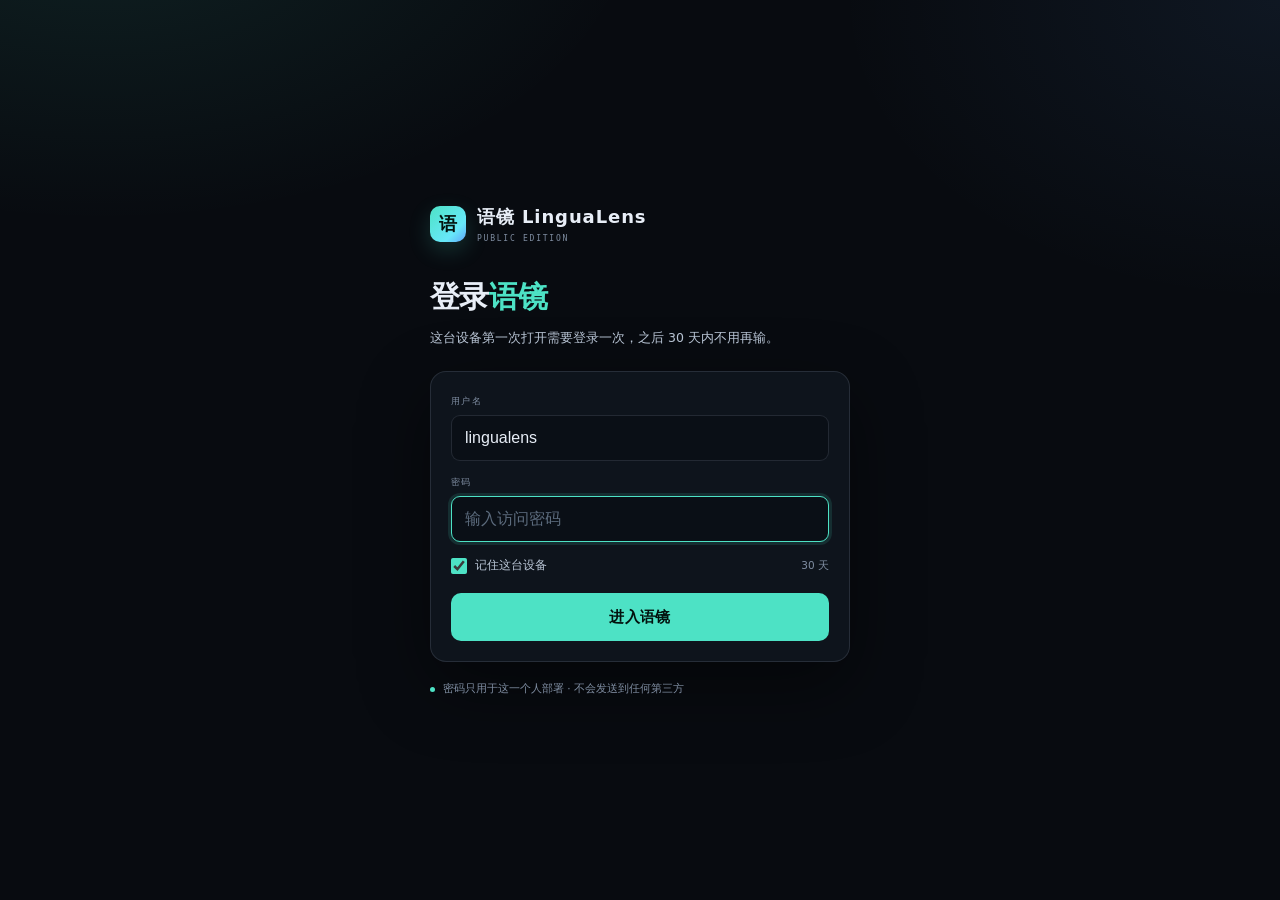
<file: web/login.html>
<!doctype html>
<html lang="zh-CN">
<head>
<meta charset="utf-8" />
<meta name="viewport" content="width=device-width, initial-scale=1, viewport-fit=cover" />
<meta name="theme-color" content="#080b10" />
<meta name="robots" content="noindex" />
<title>登录 · 语镜 LinguaLens</title>
<style>
  :root {
    color-scheme: dark;
    --bg: #080b10;
    --card: #0e141c;
    --line: rgba(148, 163, 184, .18);
    --ink: #e8eef7;
    --soft: #b8c4d4;
    --muted: #7f8da1;
    --jade: #4de2c5;
    --jade-dark: #a7f3e4;
    --jade-wash: rgba(77, 226, 197, .08);
    --danger: #f0a38d;
    --sans: "Segoe UI Variable", "Segoe UI", "PingFang SC", "Microsoft YaHei", system-ui, sans-serif;
    --mono: "Cascadia Code", Consolas, "SFMono-Regular", monospace;
  }
  * { box-sizing: border-box; }
  html, body { min-height: 100%; }
  body {
    margin: 0;
    min-height: 100dvh;
    display: grid;
    place-items: center;
    padding: 28px 18px calc(28px + env(safe-area-inset-bottom));
    background:
      radial-gradient(900px 520px at 8% -10%, rgba(77, 226, 197, .10), transparent 60%),
      radial-gradient(760px 520px at 100% 0%, rgba(96, 165, 250, .08), transparent 58%),
      var(--bg);
    color: var(--ink);
    font-family: var(--sans);
    font-size: 14px;
    line-height: 1.65;
  }
  .wrap { width: 100%; max-width: 420px; }
  .brand { display: flex; align-items: center; gap: 11px; margin: 0 0 26px; }
  .mark {
    width: 36px; height: 36px; border-radius: 10px;
    display: grid; place-items: center;
    background: linear-gradient(135deg, var(--jade), #67e8f9 70%, #60a5fa);
    color: #03120e; font-weight: 900; font-size: 18px;
    box-shadow: 0 8px 22px rgba(77, 226, 197, .18);
  }
  .brand b { font-size: 18px; letter-spacing: .05em; }
  .brand small { display: block; margin-top: 1px; color: var(--muted); font-family: var(--mono); font-size: 8px; letter-spacing: .22em; text-transform: uppercase; }
  h1 { margin: 0 0 6px; font-size: clamp(25px, 7vw, 30px); letter-spacing: -.02em; }
  h1 em { font-style: normal; color: var(--jade); }
  .sub { margin: 0 0 22px; color: var(--soft); font-size: 12.5px; line-height: 1.75; }
  .card {
    padding: 22px 20px 20px;
    border: 1px solid var(--line);
    border-radius: 16px;
    background: var(--card);
    box-shadow: 0 24px 70px rgba(0, 0, 0, .45);
  }
  .field { margin-bottom: 14px; }
  .field label { display: block; margin-bottom: 6px; color: var(--muted); font-family: var(--mono); font-size: 9px; letter-spacing: .16em; text-transform: uppercase; }
  .field input {
    width: 100%;
    height: 46px;
    padding: 0 13px;
    border: 1px solid var(--line);
    border-radius: 9px;
    background: #0a0f16;
    color: var(--ink);
    font-size: 16px;
    outline: none;
    transition: border-color .18s, box-shadow .18s;
  }
  .field input:focus { border-color: var(--jade); box-shadow: 0 0 0 3px rgba(77, 226, 197, .12); }
  .field input::placeholder { color: #5c6b7d; }
  .row { display: flex; align-items: center; justify-content: space-between; gap: 10px; margin: 4px 0 18px; }
  .remember { display: inline-flex; align-items: center; gap: 8px; color: var(--soft); font-size: 12px; cursor: pointer; user-select: none; }
  .remember input { width: 16px; height: 16px; accent-color: var(--jade); margin: 0; }
  .hint { color: var(--muted); font-size: 10.5px; }
  .btn {
    width: 100%;
    height: 48px;
    border: 0;
    border-radius: 10px;
    background: var(--jade);
    color: #03120e;
    font-size: 15px;
    font-weight: 700;
    letter-spacing: .02em;
    cursor: pointer;
    transition: filter .18s, transform .1s;
  }
  .btn:hover { filter: brightness(1.06); }
  .btn:active { transform: translateY(1px); }
  .btn:disabled { opacity: .6; cursor: wait; }
  .error {
    display: none;
    margin: 0 0 14px;
    padding: 10px 12px;
    border: 1px solid rgba(240, 163, 141, .35);
    border-radius: 8px;
    background: rgba(240, 163, 141, .08);
    color: var(--danger);
    font-size: 12px;
    line-height: 1.6;
  }
  .error.on { display: block; }
  .foot { margin-top: 18px; display: flex; align-items: center; gap: 8px; color: var(--muted); font-size: 10.5px; line-height: 1.7; }
  .foot .dot { width: 5px; height: 5px; border-radius: 50%; background: var(--jade); flex: none; }
  @media (max-width: 420px) {
    body { padding: 20px 14px calc(20px + env(safe-area-inset-bottom)); }
    .card { padding: 19px 16px 17px; }
  }
</style>
</head>
<body>
<div class="wrap">
  <div class="brand">
    <span class="mark">语</span>
    <div><b>语镜 LinguaLens</b><small>Public Edition</small></div>
  </div>

  <h1>登录<em>语镜</em></h1>
  <p class="sub">这台设备第一次打开需要登录一次，之后 30 天内不用再输。</p>

  <form class="card" id="login-form" autocomplete="on">
    <div class="error" id="error" role="alert"></div>

    <div class="field">
      <label for="username">用户名</label>
      <input id="username" name="username" type="text" value="lingualens" autocomplete="username" autocapitalize="none" spellcheck="false" required />
    </div>

    <div class="field">
      <label for="password">密码</label>
      <input id="password" name="password" type="password" placeholder="输入访问密码" autocomplete="current-password" required autofocus />
    </div>

    <div class="row">
      <label class="remember"><input id="remember" type="checkbox" checked /> 记住这台设备</label>
      <span class="hint">30 天</span>
    </div>

    <button class="btn" id="submit" type="submit">进入语镜</button>
  </form>

  <div class="foot">
    <span class="dot"></span>
    <span>密码只用于这一个人部署 · 不会发送到任何第三方</span>
  </div>
</div>

<script>
  const form = document.getElementById('login-form');
  const errorBox = document.getElementById('error');
  const submit = document.getElementById('submit');

  const params = new URLSearchParams(location.search);
  const rawNext = params.get('next') || '/';
  const next = rawNext.startsWith('/') && !rawNext.startsWith('//') ? rawNext : '/';

  function showError(text) {
    errorBox.textContent = text;
    errorBox.classList.add('on');
  }

  form.addEventListener('submit', async (event) => {
    event.preventDefault();
    errorBox.classList.remove('on');
    const username = document.getElementById('username').value.trim();
    const password = document.getElementById('password').value;
    const remember = document.getElementById('remember').checked;
    if (!username || !password) {
      showError('用户名和密码都要填。');
      return;
    }
    submit.disabled = true;
    submit.textContent = '正在登录…';
    const controller = new AbortController();
    const timer = setTimeout(() => controller.abort(), 25000);
    try {
      const res = await fetch('/api/login', {
        method: 'POST',
        headers: { 'Content-Type': 'application/json' },
        body: JSON.stringify({ username, password, remember }),
        signal: controller.signal,
      });
      const data = await res.json().catch(() => null);
      if (!res.ok || !data || data.ok !== true) {
        throw new Error((data && data.error) || '登录失败，请重试');
      }
      // 给浏览器一点时间把 HttpOnly Cookie 落盘，再跳转
      setTimeout(() => location.replace(next), 250);
    } catch (err) {
      const message = err.name === 'AbortError' ? '连接超时，请稍后再试' : (err.message || '登录失败，请检查网络');
      showError(message);
      submit.disabled = false;
      submit.textContent = '进入语镜';
      document.getElementById('password').select();
    } finally {
      clearTimeout(timer);
    }
  });

  // 已经登录过时，服务端会直接跳走；这里只处理密码框聚焦。
  if (document.getElementById('username').value) {
    document.getElementById('password').focus();
  }
</script>
</body>
</html>
</file>
